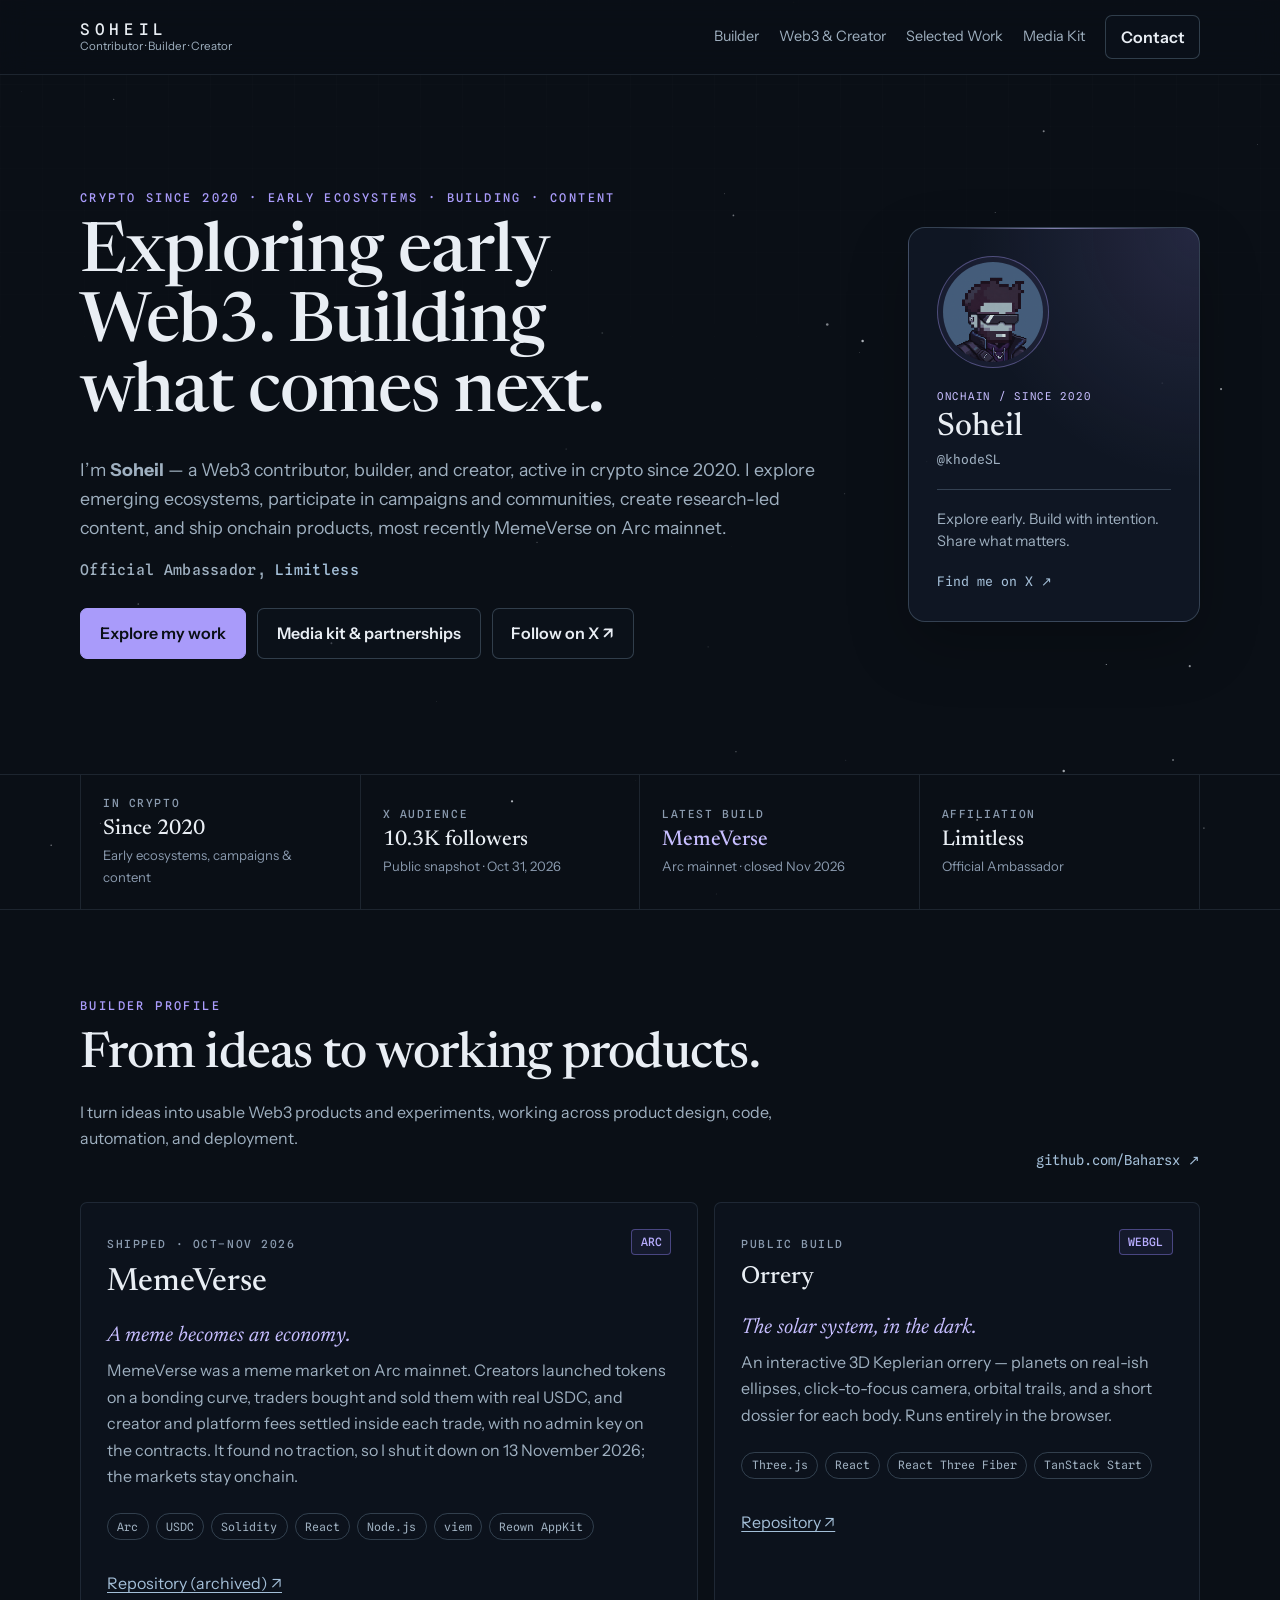
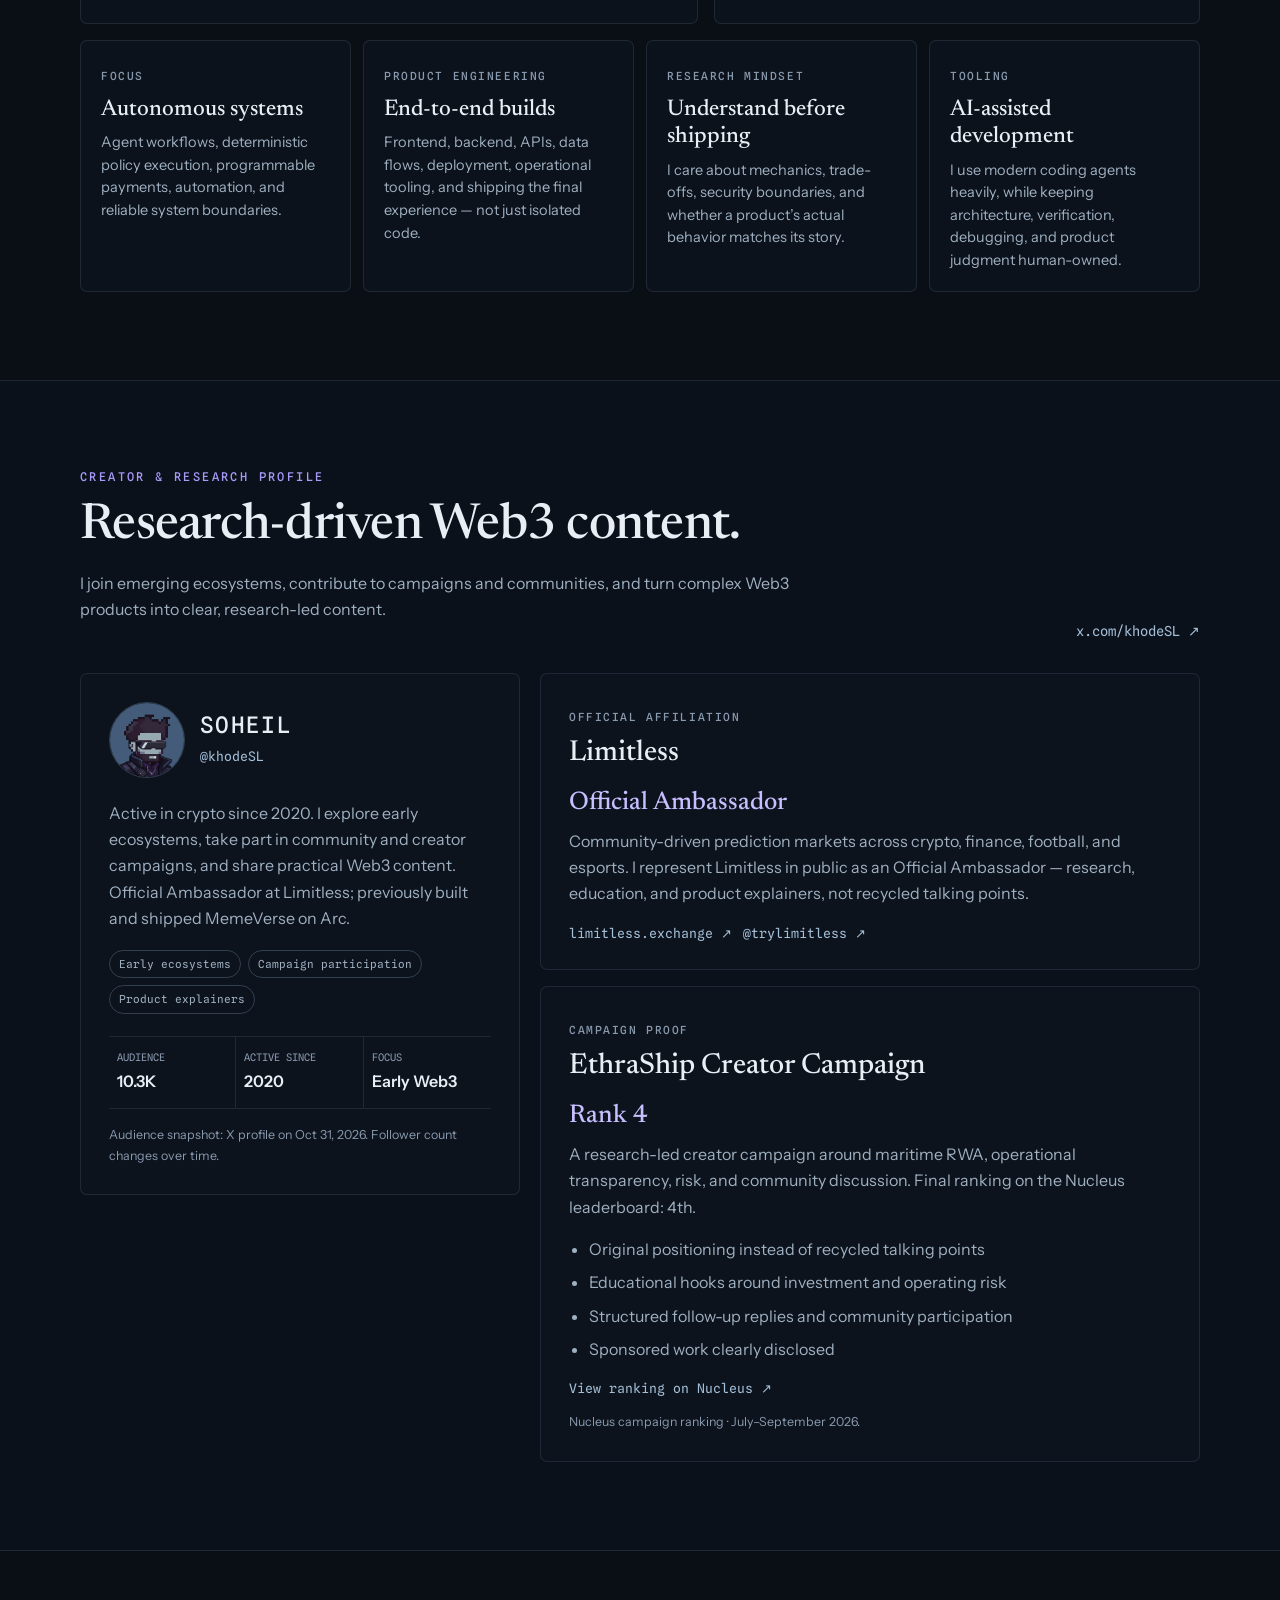
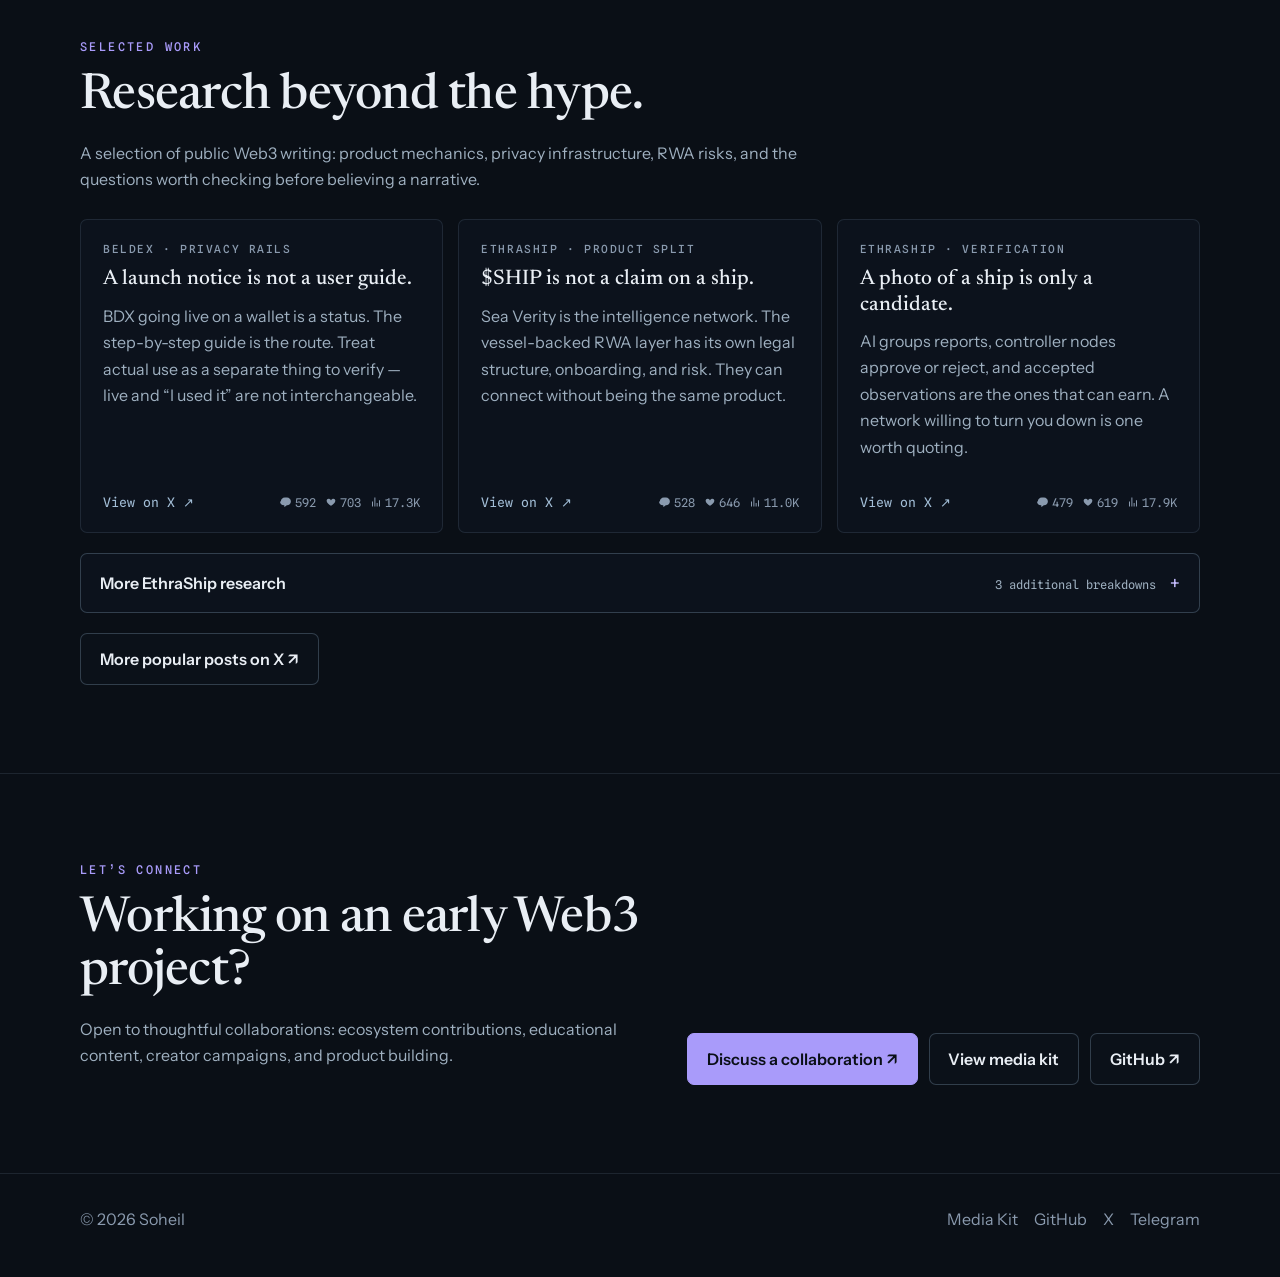
<file: index.html>
<!doctype html>
<html lang="en">
<head>
  <meta charset="UTF-8" />
  <meta name="viewport" content="width=device-width, initial-scale=1" />
  <meta name="description" content="Soheil — early Web3 contributor, builder, creator, and Limitless Ambassador. Exploring crypto ecosystems since 2020, shipping onchain products, and creating Web3 content." />
  <meta name="theme-color" content="#0a0f16" />
  <meta name="color-scheme" content="dark" />
  <meta name="referrer" content="strict-origin-when-cross-origin" />
  <link rel="canonical" href="https://soheil-portfolio-pi.vercel.app/" />
  <meta property="og:site_name" content="Soheil" />
  <meta property="og:title" content="Soheil Portfolio" />
  <meta property="og:description" content="Exploring early Web3 ecosystems, building onchain products, and creating research-led content since 2020." />
  <meta property="og:type" content="profile" />
  <meta property="og:url" content="https://soheil-portfolio-pi.vercel.app/" />
  <meta property="og:image" content="https://soheil-portfolio-pi.vercel.app/images/soheil-pfp.png" />
  <meta property="og:locale" content="en_US" />
  <meta name="twitter:card" content="summary" />
  <meta name="twitter:title" content="Soheil Portfolio" />
  <meta name="twitter:description" content="Exploring early Web3 ecosystems, building onchain products, and creating research-led content since 2020." />
  <meta name="twitter:image" content="https://soheil-portfolio-pi.vercel.app/images/soheil-pfp.png" />
  <meta name="twitter:site" content="@khodeSL" />
  <title>Soheil Portfolio</title>
  <link rel="icon" type="image/png" href="/images/soheil-pfp.png" />
  <link rel="apple-touch-icon" href="/images/soheil-pfp.png" />
  <link rel="preconnect" href="https://fonts.googleapis.com" />
  <link rel="preconnect" href="https://fonts.gstatic.com" crossorigin />
  <link href="https://fonts.googleapis.com/css2?family=Newsreader:ital,opsz,wght@0,6..72,400;0,6..72,500;0,6..72,600;1,6..72,400&family=Instrument+Sans:wght@400;500;600&family=Spline+Sans+Mono:wght@400;500&display=swap" rel="stylesheet" />
  <link rel="stylesheet" href="/style.css" />
</head>
<body>
  <a class="skip-link" href="#main">Skip to content</a>
  <canvas id="starfield" aria-hidden="true"></canvas>

  <header class="site-header">
    <nav class="site-nav" aria-label="Primary">
      <a class="brand" href="/#home" aria-current="page">
        <span class="brand-lockup">
          <span class="brand-name">SOHEIL</span>
        </span>
        <span class="brand-role">Contributor · Builder · Creator</span>
      </a>
      <button class="nav-toggle" type="button" aria-expanded="false" aria-controls="nav-menu" aria-label="Open navigation">
        <span></span><span></span>
      </button>
      <div class="nav-menu" id="nav-menu">
        <a href="/#builder">Builder</a>
        <a href="/#creator">Web3 &amp; Creator</a>
        <a href="/#work">Selected Work</a>
        <a href="/media-kit.html">Media Kit</a>
        <a class="button button-small" href="https://t.me/sirSL" target="_blank" rel="noopener noreferrer">Contact</a>
      </div>
    </nav>
  </header>

  <main id="main">
    <section class="hero" id="home">
      <div class="section-inner hero-inner">
        <div class="hero-copy">
          <div class="hero-mini-profile">
            <img src="/images/soheil-pfp.png" alt="Pixel-art avatar of Soheil" width="48" height="48" />
            <span>Soheil <span aria-hidden="true">·</span> @khodeSL</span>
          </div>
          <p class="eyebrow">Crypto since 2020 · Early ecosystems · Building · Content</p>
          <h1>Exploring early Web3. Building what comes next.</h1>
          <p class="hero-lede">
            I’m <strong>Soheil</strong> — a Web3 contributor, builder, and creator, active in crypto since 2020.
            I explore emerging ecosystems, participate in campaigns and communities, create research-led content, and ship onchain products, most recently MemeVerse on Arc mainnet.
          </p>
          <p class="hero-credential">Official Ambassador, <a href="https://limitless.exchange" target="_blank" rel="noopener noreferrer">Limitless</a></p>
          <div class="hero-actions">
            <a class="button button-primary" href="#work">Explore my work</a>
            <a class="button" href="/media-kit.html">Media kit &amp; partnerships</a>
            <a class="button" href="https://x.com/khodeSL" target="_blank" rel="noopener noreferrer">Follow on X ↗</a>
          </div>
        </div>
        <aside class="hero-identity" aria-label="Soheil profile">
          <div class="identity-avatar-wrap">
            <img src="/images/soheil-pfp.png" alt="Pixel-art avatar of Soheil" width="112" height="112" decoding="async" />
          </div>
          <p class="identity-kicker">ONCHAIN / SINCE 2020</p>
          <p class="identity-name">Soheil</p>
          <p class="identity-handle">@khodeSL</p>
          <div class="identity-rule" aria-hidden="true"></div>
          <p class="identity-note">Explore early. Build with intention. Share what matters.</p>
          <a class="identity-link" href="https://x.com/khodeSL" target="_blank" rel="noopener noreferrer">Find me on X ↗</a>
        </aside>
      </div>
    </section>

    <section class="proof-strip" aria-label="Current public profile snapshot">
      <div class="section-inner proof-grid">
        <div class="proof-item">
          <span class="proof-label">In crypto</span>
          <strong>Since 2020</strong>
          <span>Early ecosystems, campaigns &amp; content</span>
        </div>
        <div class="proof-item">
          <span class="proof-label">X audience</span>
          <strong>10.3K followers</strong>
          <span>Public snapshot · Oct 31, 2026</span>
        </div>
        <div class="proof-item proof-highlight">
          <span class="proof-label">Latest build</span>
          <strong>MemeVerse</strong>
          <span>Arc mainnet · closed Nov 2026</span>
        </div>
        <div class="proof-item">
          <span class="proof-label">Affiliation</span>
          <strong>Limitless</strong>
          <span>Official Ambassador</span>
        </div>
      </div>
    </section>

    <section id="builder">
      <div class="section-inner">
        <p class="eyebrow">Builder profile</p>
        <div class="section-heading-row">
          <div>
            <h2>From ideas to working products.</h2>
            <p class="section-lede">I turn ideas into usable Web3 products and experiments, working across product design, code, automation, and deployment.</p>
          </div>
          <a class="text-link" href="https://github.com/Baharsx" target="_blank" rel="noopener noreferrer">github.com/Baharsx ↗</a>
        </div>

        <div class="builder-layout">
          <div class="project-stack">
            <article class="project-card flagship">
              <div class="project-head">
                <div>
                  <span class="card-kicker">Shipped · Oct–Nov 2026</span>
                  <h3>MemeVerse</h3>
                </div>
                <span class="project-network">ARC</span>
              </div>
              <p class="project-hook">A meme becomes an economy.</p>
              <p>MemeVerse was a meme market on Arc mainnet. Creators launched tokens on a bonding curve, traders bought and sold them with real USDC, and creator and platform fees settled inside each trade, with no admin key on the contracts. It found no traction, so I shut it down on 13 November 2026; the markets stay onchain.</p>
              <div class="tech-row" aria-label="MemeVerse technologies">
                <span>Arc</span><span>USDC</span><span>Solidity</span><span>React</span><span>Node.js</span><span>viem</span><span>Reown AppKit</span>
              </div>
              <div class="card-links">
                <a href="https://github.com/Baharsx/memeverse" target="_blank" rel="noopener noreferrer">Repository (archived) ↗</a>
              </div>
            </article>

            <article class="project-card">
              <div class="project-head">
                <div>
                  <span class="card-kicker">Public build</span>
                  <h3>Orrery</h3>
                </div>
                <span class="project-network">WEBGL</span>
              </div>
              <p class="project-hook">The solar system, in the dark.</p>
              <p>An interactive 3D Keplerian orrery — planets on real-ish ellipses, click-to-focus camera, orbital trails, and a short dossier for each body. Runs entirely in the browser.</p>
              <div class="tech-row" aria-label="Orrery technologies">
                <span>Three.js</span><span>React</span><span>React Three Fiber</span><span>TanStack Start</span>
              </div>
              <div class="card-links">
                <a href="https://github.com/Baharsx/Orrery" target="_blank" rel="noopener noreferrer">Repository ↗</a>
              </div>
            </article>
          </div>

          <div class="capability-grid">
            <article class="capability-card">
              <span class="card-kicker">Focus</span>
              <h3>Autonomous systems</h3>
              <p>Agent workflows, deterministic policy execution, programmable payments, automation, and reliable system boundaries.</p>
            </article>
            <article class="capability-card">
              <span class="card-kicker">Product engineering</span>
              <h3>End-to-end builds</h3>
              <p>Frontend, backend, APIs, data flows, deployment, operational tooling, and shipping the final experience — not just isolated code.</p>
            </article>
            <article class="capability-card">
              <span class="card-kicker">Research mindset</span>
              <h3>Understand before shipping</h3>
              <p>I care about mechanics, trade-offs, security boundaries, and whether a product’s actual behavior matches its story.</p>
            </article>
            <article class="capability-card">
              <span class="card-kicker">Tooling</span>
              <h3>AI-assisted development</h3>
              <p>I use modern coding agents heavily, while keeping architecture, verification, debugging, and product judgment human-owned.</p>
            </article>
          </div>
        </div>
      </div>
    </section>

    <section id="creator" class="section-alt">
      <div class="section-inner">
        <p class="eyebrow">Creator & research profile</p>
        <div class="section-heading-row">
          <div>
            <h2>Research-driven Web3 content.</h2>
            <p class="section-lede">I join emerging ecosystems, contribute to campaigns and communities, and turn complex Web3 products into clear, research-led content.</p>
          </div>
          <a class="text-link" href="https://x.com/khodeSL" target="_blank" rel="noopener noreferrer">x.com/khodeSL ↗</a>
        </div>

        <div class="creator-grid">
          <article class="profile-summary-card">
            <div class="profile-summary-head">
              <img src="/images/soheil-pfp.png" alt="Pixel-art avatar of Soheil" width="76" height="76" decoding="async" />
              <div>
                <h3>
                  SOHEIL
                </h3>
                <a href="https://x.com/khodeSL" target="_blank" rel="noopener noreferrer">@khodeSL</a>
              </div>
            </div>
            <p class="profile-bio">Active in crypto since 2020. I explore early ecosystems, take part in community and creator campaigns, and share practical Web3 content. Official Ambassador at Limitless; previously built and shipped MemeVerse on Arc.</p>
            <ul class="creator-focus" aria-label="Areas of contribution">
              <li>Early ecosystems</li>
              <li>Campaign participation</li>
              <li>Product explainers</li>
            </ul>
            <dl class="profile-stats">
              <div><dt>Audience</dt><dd>10.3K</dd></div>
              <div><dt>Active since</dt><dd>2020</dd></div>
              <div><dt>Focus</dt><dd>Early Web3</dd></div>
            </dl>
            <p class="snapshot-note">Audience snapshot: X profile on Oct 31, 2026. Follower count changes over time.</p>
          </article>

          <div class="project-stack">
            <article class="case-card">
              <span class="card-kicker">Official affiliation</span>
              <h3>Limitless</h3>
              <p class="case-result">Official Ambassador</p>
              <p>Community-driven prediction markets across crypto, finance, football, and esports. I represent Limitless in public as an Official Ambassador — research, education, and product explainers, not recycled talking points.</p>
              <div class="card-links">
                <a href="https://limitless.exchange" target="_blank" rel="noopener noreferrer">limitless.exchange ↗</a>
                <a href="https://x.com/trylimitless" target="_blank" rel="noopener noreferrer">@trylimitless ↗</a>
              </div>
            </article>

            <article class="case-card">
              <span class="card-kicker">Campaign proof</span>
              <h3>EthraShip Creator Campaign</h3>
              <p class="case-result">Rank 4</p>
              <p>A research-led creator campaign around maritime RWA, operational transparency, risk, and community discussion. Final ranking on the Nucleus leaderboard: 4th.</p>
              <ul>
                <li>Original positioning instead of recycled talking points</li>
                <li>Educational hooks around investment and operating risk</li>
                <li>Structured follow-up replies and community participation</li>
                <li>Sponsored work clearly disclosed</li>
              </ul>
              <div class="card-links">
                <a href="https://nucleus.codes/opportunities/6a44d55aa30bbab6d7d8323c/" target="_blank" rel="noopener noreferrer">View ranking on Nucleus ↗</a>
              </div>
              <p class="snapshot-note">Nucleus campaign ranking · July–September 2026.</p>
            </article>
          </div>
        </div>
      </div>
    </section>

    <section id="work">
      <div class="section-inner">
        <p class="eyebrow">Selected work</p>
        <h2>Research beyond the hype.</h2>
        <p class="section-lede">A selection of public Web3 writing: product mechanics, privacy infrastructure, RWA risks, and the questions worth checking before believing a narrative.</p>
        <div class="work-grid">
          <article class="work-card">
            <span class="card-kicker">Beldex · privacy rails</span>
            <h3>A launch notice is not a user guide.</h3>
            <p>BDX going live on a wallet is a status. The step-by-step guide is the route. Treat actual use as a separate thing to verify — live and “I used it” are not interchangeable.</p>
            <div class="work-card-foot">
              <a href="https://x.com/khodeSL/status/2096100717836501166" target="_blank" rel="noopener noreferrer">View on X ↗</a>
              <p class="post-metrics">
                <span title="Comments"><svg viewBox="0 0 24 24" aria-hidden="true"><path d="M1.75 10.75c0-4.28 3.47-7.75 7.75-7.75h4.5c4.28 0 7.75 3.47 7.75 7.75S18.28 18.5 14 18.5h-.35l-3.9 3.15a.75.75 0 0 1-1.2-.6v-2.55h-.8c-4.28 0-7.75-3.47-7.75-7.75Z"/></svg>592</span>
                <span title="Likes"><svg viewBox="0 0 24 24" aria-hidden="true"><path d="M16.7 5.5c-1.22 0-2.68.57-3.9 2.22l-.8 1.09-.8-1.09C9.98 6.07 8.52 5.5 7.3 5.5c-2.2 0-4.05 1.72-4.05 4.08 0 4.2 4.7 7.7 8.5 10.05.14.08.31.08.45 0 3.8-2.35 8.5-5.85 8.5-10.05 0-2.36-1.85-4.08-4-4.08Z"/></svg>703</span>
                <span title="Views"><svg viewBox="0 0 24 24" aria-hidden="true"><path d="M8.75 21V3h2v18h-2Zm9.25 0V8.5h2V21h-2ZM4 21V11h2v10H4Zm9.25 0v-7h2v7h-2Z"/></svg>17.3K</span>
              </p>
            </div>
          </article>
          <article class="work-card">
            <span class="card-kicker">EthraShip · product split</span>
            <h3>$SHIP is not a claim on a ship.</h3>
            <p>Sea Verity is the intelligence network. The vessel-backed RWA layer has its own legal structure, onboarding, and risk. They can connect without being the same product.</p>
            <div class="work-card-foot">
              <a href="https://x.com/khodeSL/status/2093924759876591948" target="_blank" rel="noopener noreferrer">View on X ↗</a>
              <p class="post-metrics">
                <span title="Comments"><svg viewBox="0 0 24 24" aria-hidden="true"><path d="M1.75 10.75c0-4.28 3.47-7.75 7.75-7.75h4.5c4.28 0 7.75 3.47 7.75 7.75S18.28 18.5 14 18.5h-.35l-3.9 3.15a.75.75 0 0 1-1.2-.6v-2.55h-.8c-4.28 0-7.75-3.47-7.75-7.75Z"/></svg>528</span>
                <span title="Likes"><svg viewBox="0 0 24 24" aria-hidden="true"><path d="M16.7 5.5c-1.22 0-2.68.57-3.9 2.22l-.8 1.09-.8-1.09C9.98 6.07 8.52 5.5 7.3 5.5c-2.2 0-4.05 1.72-4.05 4.08 0 4.2 4.7 7.7 8.5 10.05.14.08.31.08.45 0 3.8-2.35 8.5-5.85 8.5-10.05 0-2.36-1.85-4.08-4-4.08Z"/></svg>646</span>
                <span title="Views"><svg viewBox="0 0 24 24" aria-hidden="true"><path d="M8.75 21V3h2v18h-2Zm9.25 0V8.5h2V21h-2ZM4 21V11h2v10H4Zm9.25 0v-7h2v7h-2Z"/></svg>11.0K</span>
              </p>
            </div>
          </article>
          <article class="work-card">
            <span class="card-kicker">EthraShip · verification</span>
            <h3>A photo of a ship is only a candidate.</h3>
            <p>AI groups reports, controller nodes approve or reject, and accepted observations are the ones that can earn. A network willing to turn you down is one worth quoting.</p>
            <div class="work-card-foot">
              <a href="https://x.com/khodeSL/status/2093192829258358892" target="_blank" rel="noopener noreferrer">View on X ↗</a>
              <p class="post-metrics">
                <span title="Comments"><svg viewBox="0 0 24 24" aria-hidden="true"><path d="M1.75 10.75c0-4.28 3.47-7.75 7.75-7.75h4.5c4.28 0 7.75 3.47 7.75 7.75S18.28 18.5 14 18.5h-.35l-3.9 3.15a.75.75 0 0 1-1.2-.6v-2.55h-.8c-4.28 0-7.75-3.47-7.75-7.75Z"/></svg>479</span>
                <span title="Likes"><svg viewBox="0 0 24 24" aria-hidden="true"><path d="M16.7 5.5c-1.22 0-2.68.57-3.9 2.22l-.8 1.09-.8-1.09C9.98 6.07 8.52 5.5 7.3 5.5c-2.2 0-4.05 1.72-4.05 4.08 0 4.2 4.7 7.7 8.5 10.05.14.08.31.08.45 0 3.8-2.35 8.5-5.85 8.5-10.05 0-2.36-1.85-4.08-4-4.08Z"/></svg>619</span>
                <span title="Views"><svg viewBox="0 0 24 24" aria-hidden="true"><path d="M8.75 21V3h2v18h-2Zm9.25 0V8.5h2V21h-2ZM4 21V11h2v10H4Zm9.25 0v-7h2v7h-2Z"/></svg>17.9K</span>
              </p>
            </div>
          </article>
        </div>
        <details class="more-work">
          <summary><span>More EthraShip research</span><span class="more-work-count">3 additional breakdowns <span aria-hidden="true">+</span></span></summary>
          <div class="work-grid work-grid-secondary">
          <article class="work-card">
            <span class="card-kicker">EthraShip · maritime evidence</span>
            <h3>A ship can sit outside a port and still leave the real question unanswered.</h3>
            <p>Did it make the call, wait at anchorage, or actually berth? SeaVerity is built to corroborate those operational facts — not just add more AIS.</p>
            <div class="work-card-foot">
              <a href="https://x.com/khodeSL/status/2090297714185523632" target="_blank" rel="noopener noreferrer">View on X ↗</a>
              <p class="post-metrics">
                <span title="Comments"><svg viewBox="0 0 24 24" aria-hidden="true"><path d="M1.75 10.75c0-4.28 3.47-7.75 7.75-7.75h4.5c4.28 0 7.75 3.47 7.75 7.75S18.28 18.5 14 18.5h-.35l-3.9 3.15a.75.75 0 0 1-1.2-.6v-2.55h-.8c-4.28 0-7.75-3.47-7.75-7.75Z"/></svg>470</span>
                <span title="Likes"><svg viewBox="0 0 24 24" aria-hidden="true"><path d="M16.7 5.5c-1.22 0-2.68.57-3.9 2.22l-.8 1.09-.8-1.09C9.98 6.07 8.52 5.5 7.3 5.5c-2.2 0-4.05 1.72-4.05 4.08 0 4.2 4.7 7.7 8.5 10.05.14.08.31.08.45 0 3.8-2.35 8.5-5.85 8.5-10.05 0-2.36-1.85-4.08-4-4.08Z"/></svg>608</span>
                <span title="Views"><svg viewBox="0 0 24 24" aria-hidden="true"><path d="M8.75 21V3h2v18h-2Zm9.25 0V8.5h2V21h-2ZM4 21V11h2v10H4Zm9.25 0v-7h2v7h-2Z"/></svg>13.3K</span>
              </p>
            </div>
          </article>
          <article class="work-card">
            <span class="card-kicker">EthraShip · utility loop</span>
            <h3>The second test is whether anyone used the evidence.</h3>
            <p>Review protects the data layer. Customer use completes the loop. Reporter eligibility is tied to evidence that someone actually chooses to access.</p>
            <div class="work-card-foot">
              <a href="https://x.com/khodeSL/status/2094283017913024916" target="_blank" rel="noopener noreferrer">View on X ↗</a>
              <p class="post-metrics">
                <span title="Comments"><svg viewBox="0 0 24 24" aria-hidden="true"><path d="M1.75 10.75c0-4.28 3.47-7.75 7.75-7.75h4.5c4.28 0 7.75 3.47 7.75 7.75S18.28 18.5 14 18.5h-.35l-3.9 3.15a.75.75 0 0 1-1.2-.6v-2.55h-.8c-4.28 0-7.75-3.47-7.75-7.75Z"/></svg>453</span>
                <span title="Likes"><svg viewBox="0 0 24 24" aria-hidden="true"><path d="M16.7 5.5c-1.22 0-2.68.57-3.9 2.22l-.8 1.09-.8-1.09C9.98 6.07 8.52 5.5 7.3 5.5c-2.2 0-4.05 1.72-4.05 4.08 0 4.2 4.7 7.7 8.5 10.05.14.08.31.08.45 0 3.8-2.35 8.5-5.85 8.5-10.05 0-2.36-1.85-4.08-4-4.08Z"/></svg>558</span>
                <span title="Views"><svg viewBox="0 0 24 24" aria-hidden="true"><path d="M8.75 21V3h2v18h-2Zm9.25 0V8.5h2V21h-2ZM4 21V11h2v10H4Zm9.25 0v-7h2v7h-2Z"/></svg>11.7K</span>
              </p>
            </div>
          </article>
          <article class="work-card">
            <span class="card-kicker">RWA risk analysis</span>
            <h3>A real ship can still be a bad investment.</h3>
            <p>Idle vessels, maintenance overruns, late charterers, insurance, utilization, and why operating proof matters more than the asset photo.</p>
            <div class="work-card-foot">
              <a href="https://x.com/khodeSL/status/2075502404649279773" target="_blank" rel="noopener noreferrer">View on X ↗</a>
              <p class="post-metrics">
                <span title="Comments"><svg viewBox="0 0 24 24" aria-hidden="true"><path d="M1.75 10.75c0-4.28 3.47-7.75 7.75-7.75h4.5c4.28 0 7.75 3.47 7.75 7.75S18.28 18.5 14 18.5h-.35l-3.9 3.15a.75.75 0 0 1-1.2-.6v-2.55h-.8c-4.28 0-7.75-3.47-7.75-7.75Z"/></svg>380</span>
                <span title="Likes"><svg viewBox="0 0 24 24" aria-hidden="true"><path d="M16.7 5.5c-1.22 0-2.68.57-3.9 2.22l-.8 1.09-.8-1.09C9.98 6.07 8.52 5.5 7.3 5.5c-2.2 0-4.05 1.72-4.05 4.08 0 4.2 4.7 7.7 8.5 10.05.14.08.31.08.45 0 3.8-2.35 8.5-5.85 8.5-10.05 0-2.36-1.85-4.08-4-4.08Z"/></svg>393</span>
                <span title="Views"><svg viewBox="0 0 24 24" aria-hidden="true"><path d="M8.75 21V3h2v18h-2Zm9.25 0V8.5h2V21h-2ZM4 21V11h2v10H4Zm9.25 0v-7h2v7h-2Z"/></svg>12.6K</span>
              </p>
            </div>
          </article>
          </div>
        </details>
        <p class="work-more">
          <a class="button" href="https://x.com/search?q=from%3AkhodeSL%20-filter%3Areplies%20since%3A2026-07-01%20min_faves%3A100&src=typed_query&f=live" target="_blank" rel="noopener noreferrer">More popular posts on X ↗</a>
        </p>
      </div>
    </section>

    <section class="contact-section" id="contact">
      <div class="section-inner contact-grid">
        <div>
          <p class="eyebrow">Let’s connect</p>
          <h2>Working on an early Web3 project?</h2>
          <p class="section-lede">Open to thoughtful collaborations: ecosystem contributions, educational content, creator campaigns, and product building.</p>
        </div>
        <div class="contact-actions">
          <a class="button button-primary" href="https://t.me/sirSL" target="_blank" rel="noopener noreferrer">Discuss a collaboration ↗</a>
          <a class="button" href="/media-kit.html">View media kit</a>
          <a class="button" href="https://github.com/Baharsx" target="_blank" rel="noopener noreferrer">GitHub ↗</a>
        </div>
      </div>
    </section>
  </main>

  <footer class="site-footer">
    <div class="section-inner footer-inner">
      <span>© 2026 Soheil</span>
      <div class="footer-links">
        <a href="/media-kit.html">Media Kit</a>
        <a href="https://github.com/Baharsx" target="_blank" rel="noopener noreferrer">GitHub</a>
        <a href="https://x.com/khodeSL" target="_blank" rel="noopener noreferrer">X</a>
        <a href="https://t.me/sirSL" target="_blank" rel="noopener noreferrer">Telegram</a>
      </div>
    </div>
  </footer>
  <script type="module" src="/script.js"></script>
</body>
</html>
</file>
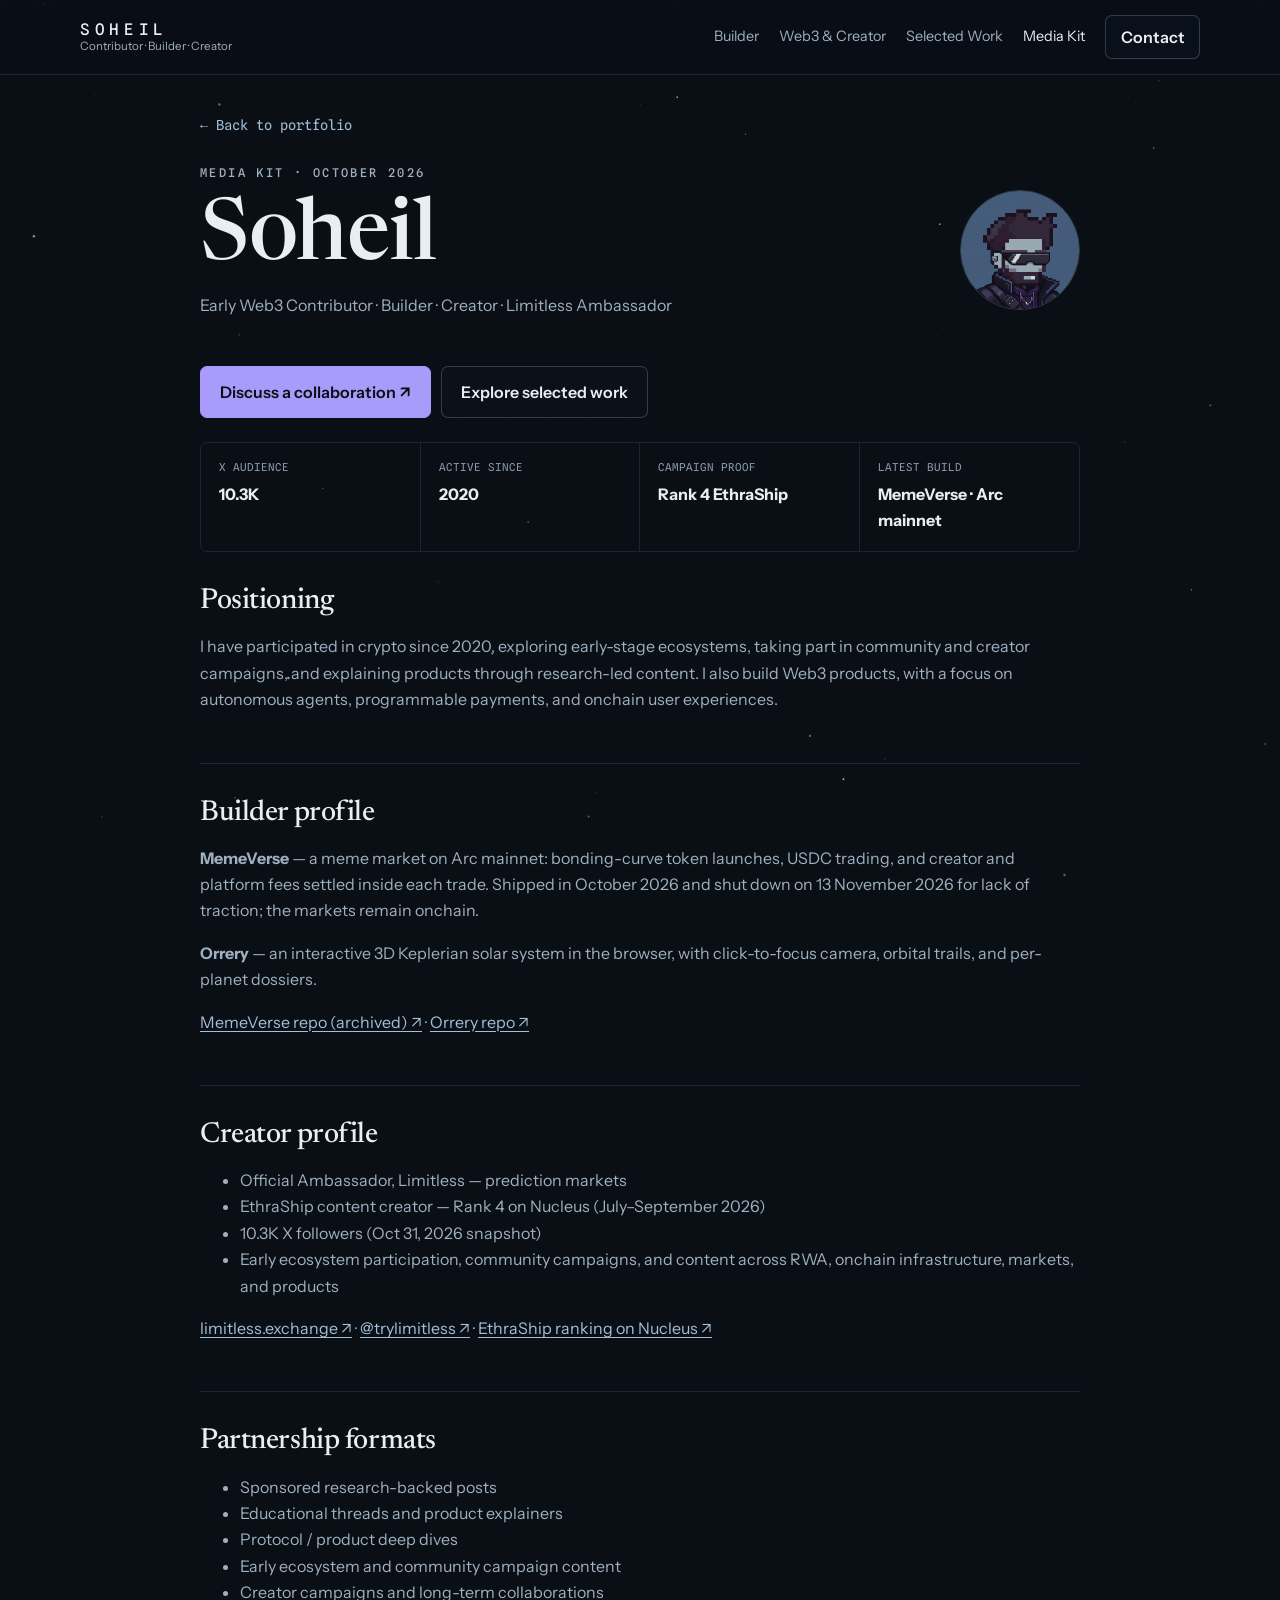
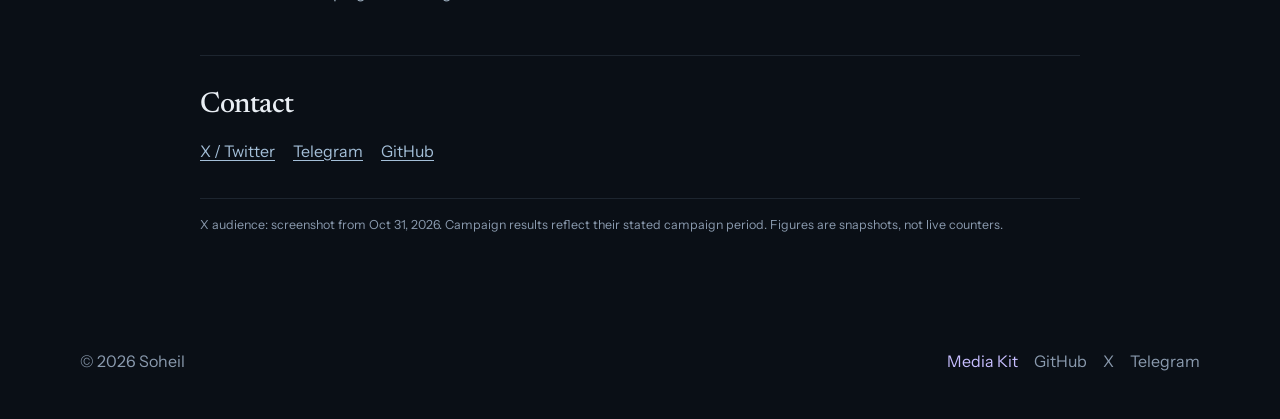
<file: media-kit.html>
<!doctype html>
<html lang="en">
<head>
  <meta charset="UTF-8" />
  <meta name="viewport" content="width=device-width, initial-scale=1" />
  <meta name="description" content="Media kit for Soheil — early Web3 contributor, builder, creator, and Limitless Ambassador, active in crypto since 2020." />
  <meta name="theme-color" content="#0a0f16" />
  <meta name="color-scheme" content="dark" />
  <meta name="referrer" content="strict-origin-when-cross-origin" />
  <link rel="canonical" href="https://soheil-portfolio-pi.vercel.app/media-kit.html" />
  <meta property="og:site_name" content="Soheil" />
  <meta property="og:title" content="Soheil — Media Kit" />
  <meta property="og:description" content="Media kit for Soheil — early Web3 contributor, builder, creator, and Limitless Ambassador, active in crypto since 2020." />
  <meta property="og:type" content="website" />
  <meta property="og:url" content="https://soheil-portfolio-pi.vercel.app/media-kit.html" />
  <meta property="og:image" content="https://soheil-portfolio-pi.vercel.app/images/soheil-pfp.png" />
  <meta property="og:locale" content="en_US" />
  <meta name="twitter:card" content="summary" />
  <meta name="twitter:title" content="Soheil — Media Kit" />
  <meta name="twitter:description" content="Media kit for Soheil — early Web3 contributor, builder, creator, and Limitless Ambassador, active in crypto since 2020." />
  <meta name="twitter:image" content="https://soheil-portfolio-pi.vercel.app/images/soheil-pfp.png" />
  <meta name="twitter:site" content="@khodeSL" />
  <title>Soheil — Media Kit</title>
  <link rel="icon" type="image/png" href="/images/soheil-pfp.png" />
  <link rel="apple-touch-icon" href="/images/soheil-pfp.png" />
  <link rel="preconnect" href="https://fonts.googleapis.com" />
  <link rel="preconnect" href="https://fonts.gstatic.com" crossorigin />
  <link href="https://fonts.googleapis.com/css2?family=Newsreader:ital,opsz,wght@0,6..72,400;0,6..72,500;0,6..72,600;1,6..72,400&family=Instrument+Sans:wght@400;500;600&family=Spline+Sans+Mono:wght@400;500&display=swap" rel="stylesheet" />
  <link rel="stylesheet" href="/style.css" />
</head>
<body class="media-kit-page">
  <a class="skip-link" href="#main">Skip to content</a>
  <canvas id="starfield" aria-hidden="true"></canvas>

  <header class="site-header">
    <nav class="site-nav" aria-label="Primary">
      <a class="brand" href="/#home">
        <span class="brand-lockup">
          <span class="brand-name">SOHEIL</span>
        </span>
        <span class="brand-role">Contributor · Builder · Creator</span>
      </a>
      <button class="nav-toggle" type="button" aria-expanded="false" aria-controls="nav-menu" aria-label="Open navigation">
        <span></span><span></span>
      </button>
      <div class="nav-menu" id="nav-menu">
        <a href="/#builder">Builder</a>
        <a href="/#creator">Web3 &amp; Creator</a>
        <a href="/#work">Selected Work</a>
        <a href="/media-kit.html" aria-current="page">Media Kit</a>
        <a class="button button-small" href="https://t.me/sirSL" target="_blank" rel="noopener noreferrer">Contact</a>
      </div>
    </nav>
  </header>

  <main id="main" class="media-kit-shell">
    <a class="text-link" href="/">← Back to portfolio</a>
    <header class="media-kit-header">
      <div>
        <p class="eyebrow">Media Kit · October 2026</p>
        <h1>Soheil</h1>
        <p>Early Web3 Contributor · Builder · Creator · Limitless Ambassador</p>
      </div>
      <img src="/images/soheil-pfp.png" alt="Pixel-art avatar of Soheil" width="120" height="120" decoding="async" />
    </header>

    <div class="media-kit-cta">
      <a class="button button-primary" href="https://t.me/sirSL" target="_blank" rel="noopener noreferrer">Discuss a collaboration ↗</a>
      <a class="button" href="/#work">Explore selected work</a>
    </div>

    <div class="media-stat-grid">
      <div><span>X audience</span><strong>10.3K</strong></div>
      <div><span>Active since</span><strong>2020</strong></div>
      <div><span>Campaign proof</span><strong>Rank 4 EthraShip</strong></div>
      <div><span>Latest build</span><strong>MemeVerse · Arc mainnet</strong></div>
    </div>

    <section class="media-section">
      <h2>Positioning</h2>
      <p>I have participated in crypto since 2020, exploring early-stage ecosystems, taking part in community and creator campaigns, and explaining products through research-led content. I also build Web3 products, with a focus on autonomous agents, programmable payments, and onchain user experiences.</p>
    </section>

    <section class="media-section">
      <h2>Builder profile</h2>
      <p><strong>MemeVerse</strong> — a meme market on Arc mainnet: bonding-curve token launches, USDC trading, and creator and platform fees settled inside each trade. Shipped in October 2026 and shut down on 13 November 2026 for lack of traction; the markets remain onchain.</p>
      <p><strong>Orrery</strong> — an interactive 3D Keplerian solar system in the browser, with click-to-focus camera, orbital trails, and per-planet dossiers.</p>
      <p><a href="https://github.com/Baharsx/memeverse" target="_blank" rel="noopener noreferrer">MemeVerse repo (archived) ↗</a> · <a href="https://github.com/Baharsx/Orrery" target="_blank" rel="noopener noreferrer">Orrery repo ↗</a></p>
    </section>

    <section class="media-section">
      <h2>Creator profile</h2>
      <ul>
        <li>Official Ambassador, Limitless — prediction markets</li>
        <li>EthraShip content creator — Rank 4 on Nucleus (July–September 2026)</li>
        <li>10.3K X followers (Oct 31, 2026 snapshot)</li>
        <li>Early ecosystem participation, community campaigns, and content across RWA, onchain infrastructure, markets, and products</li>
      </ul>
      <p><a href="https://limitless.exchange" target="_blank" rel="noopener noreferrer">limitless.exchange ↗</a> · <a href="https://x.com/trylimitless" target="_blank" rel="noopener noreferrer">@trylimitless ↗</a> · <a href="https://nucleus.codes/opportunities/6a44d55aa30bbab6d7d8323c/" target="_blank" rel="noopener noreferrer">EthraShip ranking on Nucleus ↗</a></p>
    </section>

    <section class="media-section">
      <h2>Partnership formats</h2>
      <ul>
        <li>Sponsored research-backed posts</li>
        <li>Educational threads and product explainers</li>
        <li>Protocol / product deep dives</li>
        <li>Early ecosystem and community campaign content</li>
        <li>Creator campaigns and long-term collaborations</li>
      </ul>
    </section>

    <section class="media-section">
      <h2>Contact</h2>
      <div class="media-links">
        <a href="https://x.com/khodeSL" target="_blank" rel="noopener noreferrer">X / Twitter</a>
        <a href="https://t.me/sirSL" target="_blank" rel="noopener noreferrer">Telegram</a>
        <a href="https://github.com/Baharsx" target="_blank" rel="noopener noreferrer">GitHub</a>
      </div>
    </section>

    <p class="snapshot-note">X audience: screenshot from Oct 31, 2026. Campaign results reflect their stated campaign period. Figures are snapshots, not live counters.</p>
  </main>

  <footer class="site-footer">
    <div class="section-inner footer-inner">
      <span>© 2026 Soheil</span>
      <div class="footer-links">
        <a href="/media-kit.html" aria-current="page">Media Kit</a>
        <a href="https://github.com/Baharsx" target="_blank" rel="noopener noreferrer">GitHub</a>
        <a href="https://x.com/khodeSL" target="_blank" rel="noopener noreferrer">X</a>
        <a href="https://t.me/sirSL" target="_blank" rel="noopener noreferrer">Telegram</a>
      </div>
    </div>
  </footer>
  <script type="module" src="/script.js"></script>
</body>
</html>
</file>
<file: style.css>
:root {
  --ink: #0a0f16;
  --ink-2: #0e1520;
  --ink-3: #141d2b;
  --line: rgba(148, 178, 204, 0.14);
  --line-strong: rgba(148, 178, 204, 0.28);
  --steel: #a4bfd8;
  --steel-dim: #56718a;
  --beacon: #a99bfa;
  --beacon-bright: #c7beff;
  --violet: #8b7ae8;
  --text: #e9eef4;
  --text-2: #9fb0c0;
  --text-3: #8a9aae;
  --font-display: 'Newsreader', Georgia, serif;
  --font-body: 'Instrument Sans', system-ui, sans-serif;
  --font-mono: 'Spline Sans Mono', ui-monospace, monospace;
  --radius: 7px;
}

* { box-sizing: border-box; }
html {
  color-scheme: dark;
  scroll-behavior: smooth;
  scroll-padding-top: 88px;
}
@media (prefers-reduced-motion: reduce) {
  html { scroll-behavior: auto; }
}
body {
  margin: 0;
  min-height: 100vh;
  color: var(--text);
  background:
    radial-gradient(1100px 560px at 88% -8%, rgba(139,122,232,.09), transparent 60%),
    radial-gradient(900px 650px at -8% 110%, rgba(127,163,189,.08), transparent 58%),
    var(--ink);
  font: 1rem/1.65 var(--font-body);
  -webkit-font-smoothing: antialiased;
}
body::before {
  content: '';
  position: fixed;
  inset: 0;
  pointer-events: none;
  background-image: linear-gradient(rgba(255,255,255,.012) 1px, transparent 1px), linear-gradient(90deg, rgba(255,255,255,.012) 1px, transparent 1px);
  background-size: 42px 42px;
  mask-image: linear-gradient(to bottom, black, transparent 72%);
}
#starfield { position: fixed; inset: 0; z-index: -1; pointer-events: none; }
a { color: var(--steel); text-underline-offset: 3px; }
a:hover { color: var(--beacon-bright); }
img { display: block; max-width: 100%; height: auto; }
button, a { -webkit-tap-highlight-color: transparent; }
button { font: inherit; cursor: pointer; }
:focus-visible { outline: 2px solid var(--beacon); outline-offset: 3px; }
::selection { background: var(--beacon); color: var(--ink); }

.skip-link { position: fixed; top: -80px; left: 16px; z-index: 999; padding: 10px 14px; background: var(--beacon); color: var(--ink); border-radius: 5px; }
.skip-link:focus { top: 12px; }
.section-inner { width: min(1120px, calc(100% - 40px)); margin: 0 auto; }
main > section { padding: clamp(60px, 7vw, 88px) 0; border-bottom: 1px solid var(--line); }
.section-alt { background: rgba(14,21,32,.52); }

.site-header { position: sticky; top: 0; z-index: 100; background: rgba(10,15,22,.82); backdrop-filter: blur(14px); border-bottom: 1px solid var(--line); }
.site-nav { position: relative; width: min(1120px, calc(100% - 40px)); min-height: 74px; margin: auto; display: flex; align-items: center; justify-content: space-between; gap: 24px; }
.brand { display: flex; flex-direction: column; text-decoration: none; line-height: 1.25; }
.brand-lockup { display: flex; align-items: center; gap: 8px; }
.brand-name { color: var(--text); font: 500 1rem var(--font-mono); letter-spacing: .29em; }
.brand-role { color: var(--text-2); font-size: .72rem; }
.nav-menu { display: flex; align-items: center; gap: 20px; }
.nav-menu > a:not(.button) { color: var(--text-2); text-decoration: none; font-size: .9rem; }
.nav-menu > a[aria-current="page"]:not(.button) { color: var(--text); }
.nav-toggle { display: none; width: 44px; height: 44px; border: 1px solid var(--line-strong); background: transparent; border-radius: var(--radius); padding: 10px; }
.nav-toggle span { display: block; height: 2px; background: var(--text); margin: 6px 0; }

.eyebrow { margin: 0 0 16px; color: var(--beacon); font: 500 .75rem var(--font-mono); letter-spacing: .2em; text-transform: uppercase; }
h1, h2, h3, p { margin-top: 0; }
h1, h2 { font-family: var(--font-display); font-weight: 500; letter-spacing: -.015em; }
h1 { font-size: clamp(2.9rem, 7vw, 5.35rem); line-height: 1.02; max-width: 15ch; margin-bottom: 24px; }
h2 { font-size: clamp(2.1rem, 4vw, 3.1rem); line-height: 1.08; margin-bottom: 16px; }
h3 { font: 500 1.42rem/1.2 var(--font-display); }
.section-lede, .hero-lede { max-width: 67ch; color: var(--text-2); }
.hero-lede { font-size: 1.11rem; }
.hero-credential { margin: 18px 0 0; color: var(--text-2); font: 500 .92rem var(--font-mono); letter-spacing: .02em; }
.hero-credential a { color: var(--steel); text-decoration: none; }
.hero-credential a:hover { color: var(--beacon-bright); }

.hero { min-height: min(700px, calc(100svh - 74px)); display: flex; align-items: center; padding: 68px 0; }
.hero-inner { display: grid; grid-template-columns: minmax(0, 1fr) minmax(245px, 292px); align-items: center; gap: clamp(28px, 5vw, 68px); }
.hero-copy { min-width: 0; }
.hero-copy h1 { font-size: clamp(3.3rem, 5.35vw, 5.1rem); max-width: 14ch; }
.hero-mini-profile { display: none; }
.hero-identity { position: relative; padding: 28px; border: 1px solid var(--line-strong); border-radius: 17px; background: radial-gradient(100% 80% at 100% 0%, rgba(169,155,250,.14), transparent 80%), rgba(17,24,38,.86); box-shadow: 0 24px 62px rgba(0,0,0,.22); }
.hero-identity::before { content: ''; position: absolute; top: 0; left: 29px; right: 29px; height: 1px; background: linear-gradient(90deg, transparent, rgba(199,190,255,.6), transparent); }
.identity-avatar-wrap { display: inline-flex; padding: 5px; border: 1px solid rgba(169,155,250,.38); border-radius: 50%; background: rgba(169,155,250,.06); }
.identity-avatar-wrap img { width: 100px; height: 100px; object-fit: cover; border-radius: 50%; }
.identity-kicker { margin: 21px 0 8px; color: var(--beacon-bright); font: .67rem var(--font-mono); letter-spacing: .16em; }
.identity-name { margin: 0; color: var(--text); font: 500 2rem/1.05 var(--font-display); }
.identity-handle { margin: 7px 0 0; color: var(--text-2); font: .81rem var(--font-mono); }
.identity-rule { height: 1px; background: var(--line-strong); margin: 22px 0 18px; }
.identity-note { color: var(--text-2); margin: 0 0 14px; font-size: .91rem; line-height: 1.55; }
.identity-link { font: .82rem var(--font-mono); text-decoration: none; }
.hero-actions .button { min-height: 46px; }

.hero-actions, .contact-actions, .card-links { display: flex; gap: 11px; flex-wrap: wrap; margin-top: 30px; }
.button { display: inline-flex; align-items: center; justify-content: center; min-height: 44px; padding: .72rem 1.18rem; border: 1px solid var(--line-strong); color: var(--text); border-radius: var(--radius); text-decoration: none; font-weight: 600; background: rgba(14,21,32,.38); cursor: pointer; }
.button:hover { border-color: var(--beacon); color: var(--beacon-bright); }
.button-primary { background: var(--beacon); border-color: var(--beacon); color: var(--ink); }
.button-primary:hover { background: var(--beacon-bright); color: var(--ink); }
.button-small { min-height: 38px; padding: .5rem .9rem; }
.text-link { font: .86rem var(--font-mono); text-decoration: none; white-space: nowrap; }

.proof-strip { padding: 0; }
.proof-grid { display: grid; grid-template-columns: repeat(4, 1fr); border-left: 1px solid var(--line); border-right: 1px solid var(--line); }
.proof-item { min-height: 124px; padding: 21px 22px; border-right: 1px solid var(--line); display: flex; flex-direction: column; justify-content: center; }
.proof-item:last-child { border-right: 0; }
.proof-label, .card-kicker { color: var(--text-3); font: 500 .7rem var(--font-mono); letter-spacing: .14em; text-transform: uppercase; }
.proof-item strong { margin-top: 8px; font: 500 1.34rem var(--font-display); }
.proof-item > span:last-child { margin-top: 5px; color: var(--text-3); font-size: .82rem; }
.proof-highlight strong { color: var(--beacon-bright); }

.section-heading-row { display: flex; align-items: flex-end; justify-content: space-between; gap: 28px; margin-bottom: 34px; }
.builder-layout { display: flex; flex-direction: column; gap: 16px; }
.builder-layout > .project-stack { grid-template-columns: minmax(0, 1.12fr) minmax(0, .88fr); align-items: stretch; }
.builder-layout > .capability-grid { grid-template-columns: repeat(4, minmax(0, 1fr)); }
.project-stack { display: grid; gap: 16px; }
.project-card, .capability-card, .profile-summary-card, .case-card, .work-card { background: rgba(14,21,32,.7); border: 1px solid var(--line); border-radius: var(--radius); }
.project-card { padding: 26px; }
.project-card:hover, .capability-card:hover, .work-card:hover { border-color: var(--line-strong); }
.project-head { display: flex; align-items: flex-start; justify-content: space-between; gap: 18px; }
.project-head h3 { margin: 8px 0 0; font-size: 2rem; }
.project-card:not(.flagship) .project-head h3 { font-size: 1.55rem; }
.project-network { border: 1px solid rgba(139,122,232,.45); color: #b8adff; background: rgba(139,122,232,.08); padding: .32rem .54rem; border-radius: 4px; font: 500 .72rem var(--font-mono); }
.project-hook { color: var(--beacon-bright); font: italic 1.35rem var(--font-display); margin: 24px 0 10px; }
.project-card > p:not(.project-hook) { color: var(--text-2); }
.tech-row { display: flex; flex-wrap: wrap; gap: 7px; margin-top: 24px; }
.tech-row span { border: 1px solid var(--line-strong); color: var(--text-2); border-radius: 999px; padding: .34rem .58rem; font: .72rem var(--font-mono); }
.capability-grid { display: grid; grid-template-columns: repeat(2, minmax(0, 1fr)); grid-auto-rows: max-content; gap: 12px; align-content: start; align-self: start; }
.capability-card { padding: 20px; }
.capability-card h3 { margin: 9px 0 8px; }
.capability-card p { color: var(--text-2); font-size: .91rem; line-height: 1.55; margin-bottom: 0; }

.creator-grid { display: grid; grid-template-columns: .8fr 1.2fr; align-items: start; gap: 20px; }
.creator-grid > .profile-summary-card { align-self: start; position: sticky; top: 98px; }
.profile-summary-card, .case-card { padding: 28px; }
.profile-summary-head { display: flex; align-items: center; gap: 15px; }
.profile-summary-head > img { width: 76px; height: 76px; border-radius: 50%; border: 1px solid var(--line-strong); object-fit: cover; }
.profile-summary-head h3 { margin: 0 0 3px; font-family: var(--font-mono); letter-spacing: .06em; display: flex; align-items: center; gap: 8px; }
.profile-summary-head a { text-decoration: none; font: .82rem var(--font-mono); }
.profile-bio { margin: 22px 0 18px; color: var(--text-2); }
.creator-focus { display: flex; flex-wrap: wrap; gap: 7px; padding: 0; margin: 0 0 22px; list-style: none; }
.creator-focus li { border: 1px solid var(--line-strong); border-radius: 999px; padding: 5px 9px; color: var(--text-2); font: .69rem/1.5 var(--font-mono); }

.profile-stats { display: grid; grid-template-columns: repeat(3, 1fr); border-top: 1px solid var(--line); border-bottom: 1px solid var(--line); margin: 0; }
.profile-stats div { padding: 14px 8px; border-right: 1px solid var(--line); }
.profile-stats div:last-child { border-right: 0; }
.profile-stats dt { color: var(--text-3); font: .65rem var(--font-mono); text-transform: uppercase; }
.profile-stats dd { margin: 5px 0 0; font-weight: 600; }
.snapshot-note { color: var(--text-3); font-size: .78rem; margin: 16px 0 0; }
.case-card h3 { margin: 9px 0 8px; font-size: 1.8rem; }
.case-result { color: var(--beacon-bright); font: 500 1.6rem var(--font-display); margin: 18px 0 12px; }
.case-card > p:not(.case-result):not(.snapshot-note), .case-card li { color: var(--text-2); }
.case-card .card-links { margin-top: 18px; }
.case-card .card-links a { text-decoration: none; font: .82rem var(--font-mono); }
.case-card ul { padding-left: 20px; }
.case-card li + li { margin-top: 7px; }

.work-grid { display: grid; grid-template-columns: repeat(3, minmax(0,1fr)); gap: 15px; margin-top: 27px; }
.work-card { padding: 22px; display: flex; flex-direction: column; }
.work-card h3 { margin: 11px 0 10px; font-size: clamp(1.24rem, 1.65vw, 1.46rem); }
.work-card > p { color: var(--text-2); flex: 1; }
.work-card-foot { display: flex; align-items: center; justify-content: space-between; gap: 12px; flex-wrap: wrap; margin-top: 18px; }
.work-card-foot a { text-decoration: none; font: .82rem var(--font-mono); white-space: nowrap; }
.post-metrics {
  display: flex;
  align-items: center;
  justify-content: flex-end;
  gap: 9px;
  margin: 0 0 0 auto;
  color: var(--text-3);
  font: .75rem var(--font-mono);
  letter-spacing: 0;
}
.post-metrics span { display: inline-flex; align-items: center; gap: 3px; }
.post-metrics svg { width: 12px; height: 12px; fill: currentColor; flex: none; }
.more-work { margin-top: 20px; }
.more-work summary { display: flex; justify-content: space-between; align-items: center; gap: 16px; cursor: pointer; border: 1px solid var(--line-strong); border-radius: var(--radius); padding: 16px 19px; color: var(--text); font-weight: 600; background: rgba(14,21,32,.7); list-style: none; }
.more-work summary::-webkit-details-marker { display: none; }
.more-work summary:hover { border-color: var(--beacon); }
.more-work summary:focus-visible { outline: 2px solid var(--beacon); outline-offset: 3px; }
.more-work-count { color: var(--text-2); font: .75rem var(--font-mono); white-space: nowrap; }
.more-work-count span { color: var(--beacon-bright); margin-left: 7px; font-size: 1rem; }
.more-work[open] .more-work-count span { display: inline-block; transform: rotate(45deg); }
.work-grid-secondary { margin-top: 16px; }
.work-more { margin: 20px 0 0; }

.contact-grid { display: grid; grid-template-columns: 1fr auto; gap: 30px; align-items: flex-end; }
.contact-actions { justify-content: flex-end; margin-top: 0; }
.site-footer { padding: 32px 0 45px; color: var(--text-3); }
.footer-inner { display: flex; justify-content: space-between; gap: 20px; flex-wrap: wrap; }
.footer-links { display: flex; gap: 16px; flex-wrap: wrap; }
.footer-links a { text-decoration: none; color: var(--text-3); }
.footer-links a:hover,
.footer-links a[aria-current="page"] { color: var(--beacon-bright); }

.media-kit-page { background: var(--ink); }
.media-kit-shell { width: min(880px, calc(100% - 40px)); margin: 0 auto; padding: 36px 0 80px; }
.media-kit-header { display: flex; justify-content: space-between; align-items: center; gap: 30px; padding: 28px 0 32px; }
.media-kit-header h1 { margin-bottom: 8px; max-width: none; }
.media-kit-header p { color: var(--text-2); }
.media-kit-header > img { width: 120px; height: 120px; object-fit: cover; border-radius: 50%; border: 1px solid var(--line-strong); }
.media-stat-grid { display: grid; grid-template-columns: repeat(4, 1fr); border: 1px solid var(--line); border-radius: var(--radius); overflow: hidden; }
.media-stat-grid > div { padding: 18px; border-right: 1px solid var(--line); }
.media-stat-grid > div:last-child { border-right: 0; }
.media-stat-grid span { display: block; color: var(--text-3); font: .68rem var(--font-mono); text-transform: uppercase; }
.media-stat-grid strong { display: block; margin-top: 7px; }
.media-section { padding: 34px 0; border-bottom: 1px solid var(--line); }
.media-section h2 { font-size: 1.8rem; }
.media-section p, .media-section li { color: var(--text-2); }
.media-links { display: flex; gap: 18px; flex-wrap: wrap; }
.media-kit-cta { display: flex; flex-wrap: wrap; gap: 10px; margin: 0 0 24px; }
.media-kit-cta .button { min-height: 44px; }


@media (max-width: 900px) {
  .builder-layout > .project-stack { grid-template-columns: repeat(2, minmax(0, 1fr)); }
  .builder-layout > .capability-grid { grid-template-columns: repeat(2, minmax(0, 1fr)); }
  .creator-grid > .profile-summary-card { position: static; }
  .hero { min-height: 0; padding: 74px 0 56px; }
  .hero-inner { display: block; }
  .hero-copy h1 { font-size: clamp(2.8rem, 7vw, 4.6rem); max-width: 16ch; }
  .hero-identity { display: none; }
  .hero-mini-profile { display: flex; gap: 11px; align-items: center; margin: 0 0 22px; color: var(--text-2); font: .8rem var(--font-mono); }
  .hero-mini-profile img { width: 48px; height: 48px; object-fit: cover; border: 1px solid var(--line-strong); border-radius: 50%; }
  .builder-layout, .creator-grid, .contact-grid { grid-template-columns: 1fr; }
  .proof-grid, .media-stat-grid { grid-template-columns: 1fr 1fr; }
  .proof-item:nth-child(2n), .media-stat-grid > div:nth-child(2n) { border-right: 0; }
  .proof-item:nth-child(-n+2), .media-stat-grid > div:nth-child(-n+2) { border-bottom: 1px solid var(--line); }
  .work-grid { grid-template-columns: 1fr; }
  .contact-actions { justify-content: flex-start; }
}

@media (max-width: 700px) {
  .builder-layout > .project-stack, .builder-layout > .capability-grid { grid-template-columns: 1fr; }
  .nav-toggle { display: block; }
  .nav-menu { display: none; position: absolute; top: calc(100% + 8px); left: 0; right: 0; flex-direction: column; align-items: stretch; padding: 16px; background: #0e1520; border: 1px solid var(--line-strong); border-radius: var(--radius); }
  .nav-menu.open { display: flex; }
  .nav-menu > a { padding: 8px; }
  .section-heading-row { display: block; }
  .section-heading-row .text-link { display: inline-block; margin-top: 8px; }
  .capability-grid { grid-template-columns: 1fr; }
  .profile-stats { grid-template-columns: repeat(3, minmax(0,1fr)); }
  .profile-stats div { padding: 14px 7px; min-width: 0; }
  .profile-stats dt { font-size: .59rem; letter-spacing: 0; }
  .profile-stats dd { font-size: .9rem; }
  .media-kit-header { align-items: flex-start; }
}

@media (max-width: 520px) {
  .section-inner, .site-nav, .media-kit-shell { width: min(100% - 28px, 1120px); }
  .proof-grid { grid-template-columns: repeat(2, minmax(0,1fr)); }
  .media-stat-grid { grid-template-columns: 1fr; }
  .proof-item { min-height: 132px; padding: 18px 12px; }
  .proof-item strong { font-size: 1.2rem; }
  .proof-item > span:last-child { font-size: .75rem; }
  .media-stat-grid > div { border-right: 0 !important; border-bottom: 1px solid var(--line); }
  .media-stat-grid > div:last-child { border-bottom: 0; }
  .hero { padding: 56px 0 49px; }
  .hero-copy h1 { font-size: clamp(2.5rem, 10.4vw, 3.15rem); max-width: none; }
  .hero-lede { font-size: 1rem; }
  .eyebrow { font-size: .67rem; letter-spacing: .14em; }
  .hero-actions, .contact-actions { flex-direction: column; align-items: stretch; }
  .button { width: 100%; }
  .work-card-foot { align-items: flex-start; }
  .post-metrics { margin-left: 0; justify-content: flex-start; }
  .more-work summary { align-items: flex-start; flex-direction: column; gap: 5px; }
  .media-kit-header { flex-direction: column-reverse; }
  .media-kit-cta { flex-direction: column; }
}

@media (max-width: 350px) {
  .proof-grid { grid-template-columns: 1fr; }
  .proof-item { border-right: 0; border-bottom: 1px solid var(--line); }
  .proof-item:last-child { border-bottom: 0; }
  .profile-stats dt { font-size: .53rem; }
}
@media (prefers-reduced-motion: reduce) {
  .hero-identity, .button, .project-card, .capability-card, .work-card { transition: none !important; }
}
@media print {
  body { background: white; color: #111; }
  #starfield, .site-header, .site-footer, body::before { display: none !important; }
  .media-kit-shell { width: 100%; padding: 0; }
  .media-section p, .media-section li, .media-kit-header p, .snapshot-note { color: #444; }
  .media-stat-grid, .media-section { border-color: #ddd; }
}
</file>
